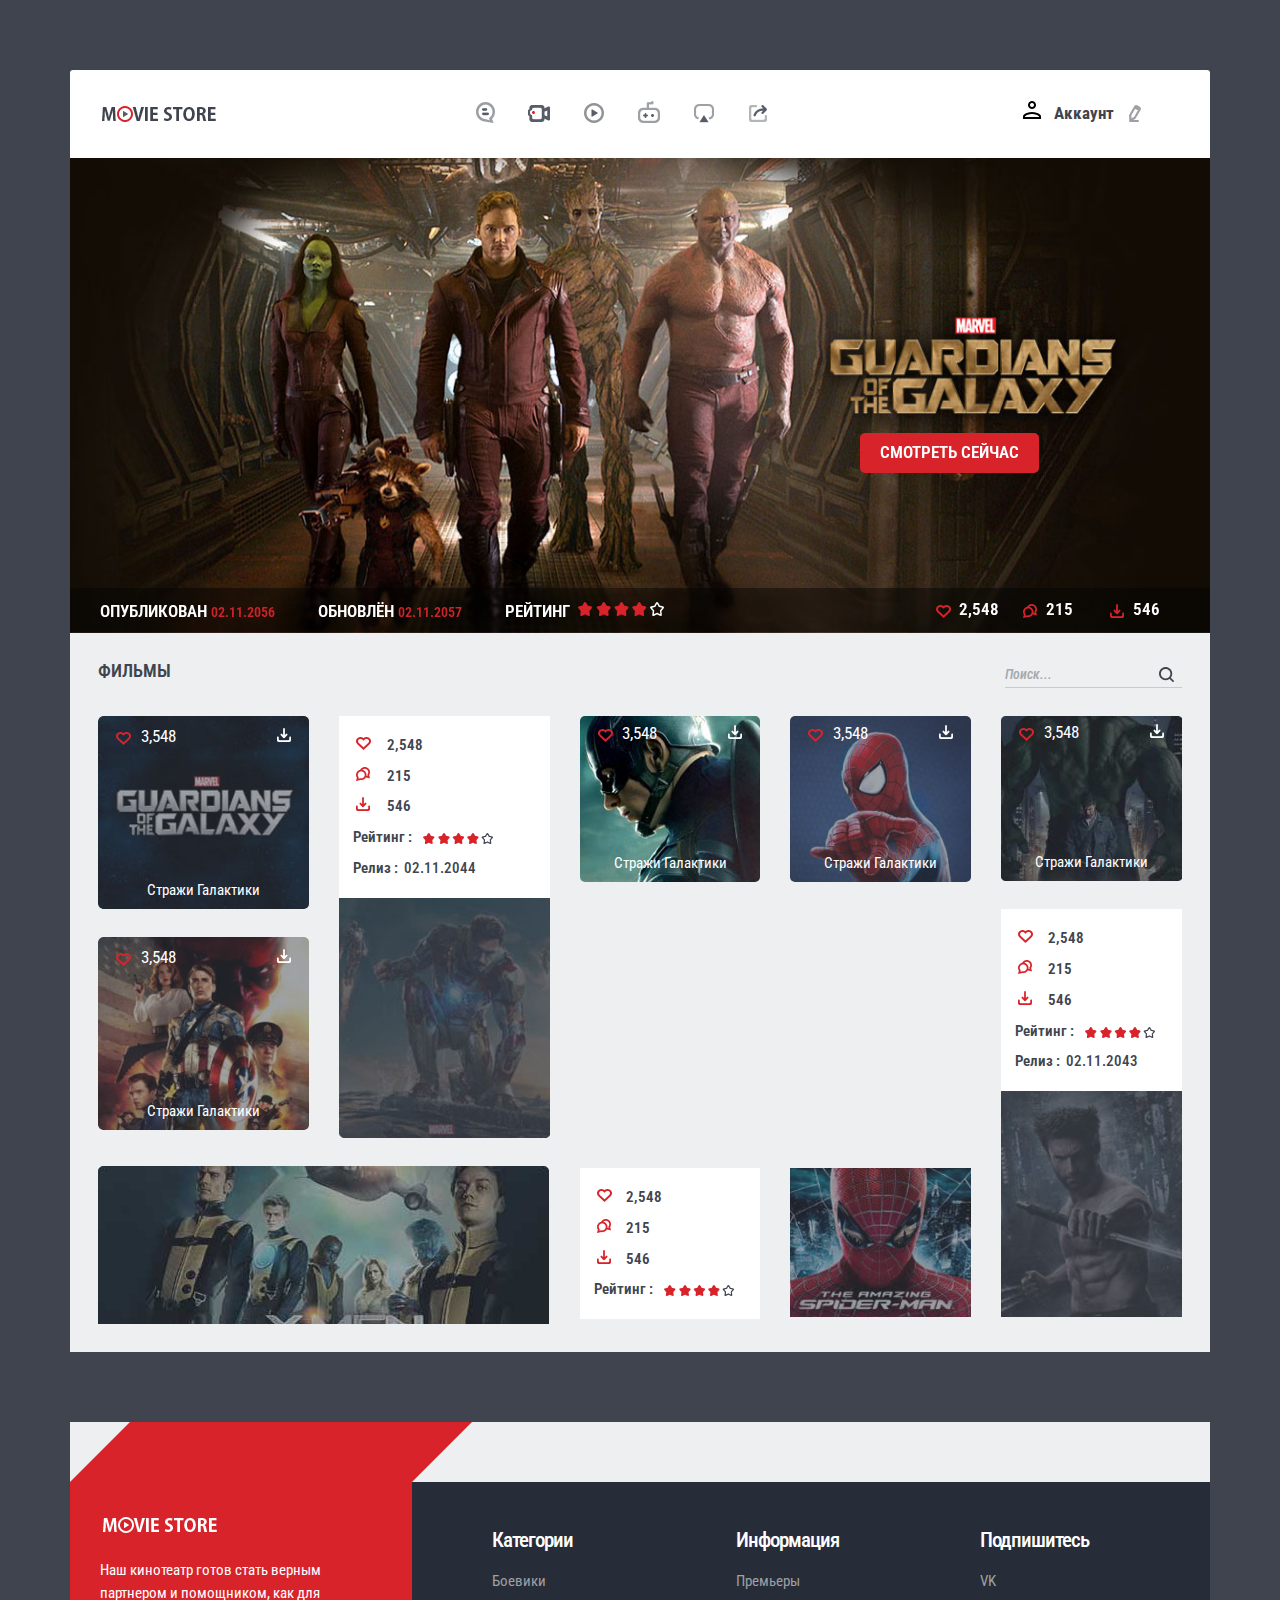
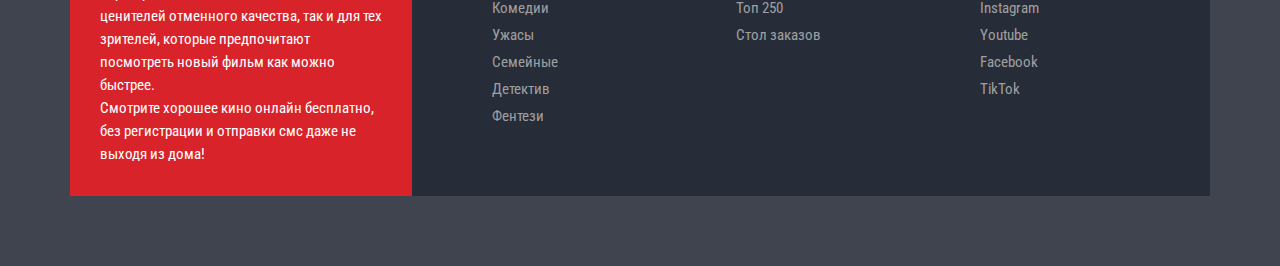
<file: index.html>
<!DOCTYPE HTML>
<html>
<head>
<title>Movie_store</title>
<meta name="viewport" content="width=device-width, initial-scale=1">
<meta http-equiv="Content-Type" content="text/html; charset=utf-8" />
<meta name="keywords" content="Movie_store Responsive web template, Bootstrap Web Templates, Flat Web Templates, Andriod Compatible web template, 
Smartphone Compatible web template, free webdesigns for Nokia, Samsung, LG, SonyErricsson, Motorola web design" />
<link href="css/bootstrap.css" rel='stylesheet' type='text/css' />
<link href="css/style.css" rel="stylesheet" type="text/css" media="all" />
<link href='http://fonts.googleapis.com/css?family=Roboto+Condensed:100,200,300,400,500,600,700,800,900' rel='stylesheet' type='text/css'>
	
</head>
<body>
<div class="container">
	<div class="container_wrap">
		<div class="header_top">
		    <div class="col-sm-3 logo"><a href="index.html"><img src="images/logo.png" alt=""/></a></div>
		    <div class="col-sm-6 nav">
			  <ul>
				 <li> <span class="simptip-position-bottom simptip-movable" data-tooltip="ФИЛЬМЫ"><a href="movie.html"> </a></span></li>
				 <li><span class="simptip-position-bottom simptip-movable" data-tooltip="СЕРИАЛЫ"><a href="movie.html"> </a> </span></li>
				 <li><span class="simptip-position-bottom simptip-movable" data-tooltip="ВИДЕО"><a href="movie.html"> </a></span></li>
				 <li><span class="simptip-position-bottom simptip-movable" data-tooltip="ИГРЫ"><a href="movie.html"> </a></span></li>
				 <li><span class="simptip-position-bottom simptip-movable" data-tooltip="ТВ"><a href="movie.html"> </a></span></li>
				 <li><span class="simptip-position-bottom simptip-movable" data-tooltip="ДАЛЕЕ"><a href="movie.html"> </a></span></li>
			 </ul>
			</div>
			<div class="col-sm-3 header_right">
			   <ul class="header_right_box">
				 <li><img src="images/p1.png" alt=""/></li>
				 <li><p><a href="#">Аккаунт</a></p></li>
				 <li class="last"><i class="edit"> </i></li>
				 <div class="clearfix"> </div>
			   </ul>
			</div>
			<div class="clearfix"> </div>
	      </div>
	      <div class="slider">
	   <div class="callbacks_container">
	      <ul class="rslides" id="slider">
	        <li><img src="images/banner.jpg" class="img-responsive" alt=""/>
	        	<div class="button">
			      <a href="#" class="hvr-shutter-out-horizontal">Смотреть сейчас</a>
			    </div>
			</li>
	      </ul>
	    </div>
	    <div class="banner_desc">
			    	<div class="col-md-9">
			    		<ul class="list_1">
			    			<li>Опубликован <span class="m_1">02.11.2056</span></li>
			    			<li>Обновлён <span class="m_1">02.11.2057</span></li>
			    			<li>Рейтинг <span class="m_1"><img src="images/rating.png" alt=""/></span></li>
			    		</ul>
			    	</div>
			    	<div class="col-md-3 grid_1">
			    		<ul class="list_1 list_2">
			    			<li><i class="icon1"> </i><p>2,548</p></li>
			    			<li><i class="icon2"> </i><p>215</p></li>
			    			<li><i class="icon3"> </i><p>546</p></li>
			    		</ul>
			    	</div>
			    </div>
      </div>
      <div class="content">
      	<div class="box_1">
      	 <h1 class="m_2">Фильмы</h1>
      	 <div class="search">
		    <form>
				<input type="text" value="Поиск..." onfocus="this.value='';" onblur="if (this.value == '') {this.value ='';}">
				<input type="submit" value="">
			
		    </form>
		</div>
		<div class="clearfix"> </div>
		</div>
		<div class="box_2">
			<div class="col-md-5 grid_3">
			  <div class="row_1">
			  <div class="col-md-6 grid_4"><a href="single.html">
				  <div class="grid_2">
					<img src="images/pic1.jpg" class="img-responsive" alt=""/>
					<div class="caption1">
						<ul class="list_3">
				    		<li><i class="icon5"> </i><p>3,548</p></li>
				    	</ul>
				    	<i class="icon4"> </i>
				    	<p class="m_3">Стражи Галактики</p>
					</div>
				   </div>
				   <div class="grid_2 col_1">
					<img src="images/pic2.jpg" class="img-responsive" alt=""/>
					<div class="caption1">
						<ul class="list_3">
				    		<li><i class="icon5"> </i><p>3,548</p></li>
				    	</ul>
				    	<i class="icon4"> </i>
				    	<p class="m_3">Стражи Галактики</p>
					</div>
				   </div>
			   </a></div>
			   <div class="col-md-6 grid_7">
				   <div class="col_2">
				   	    <ul class="list_4">
			    			<li><i class="icon1"> </i><p>2,548</p></li>
			    			<li><i class="icon2"> </i><p>215</p></li>
			    			<li><i class="icon3"> </i><p>546</p></li>
			    			<li>Рейтинг : &nbsp;&nbsp;<p><img src="images/rating1.png" alt=""/></p></li>
			    			<li>Релиз : &nbsp;<span class="m_4">02.11.2044</span> </li>
			    			<div class="clearfix"> </div>
			    		</ul>
			    		<div class="m_5"><a href="single.html"><img src="images/pic3.jpg" class="img-responsive" alt=""/></a></div>
				   </div>
			 </div>
			   <div class="clearfix"> </div>
			   </div>
			   <div class="row_2">
			   	<a href="single.html"><img src="images/pic4.jpg" class="img-responsive" alt=""/></a>
			   </div>
			</div>
			<div class="col-md-5 content_right">
			 <div class="row_3">
			  <div class="col-md-6 content_right-box"><a href="single.html">
				<div class="grid_2">
				<img src="images/pic6.jpg" class="img-responsive" alt=""/>
				<div class="caption1">
						<ul class="list_5">
				    		<li><i class="icon5"> </i><p>3,548</p></li>
				    	</ul>
				    	<i class="icon4 icon6"> </i>
				    	<p class="m_3">Стражи Галактики</p>
				</div>
			    </div>
			   </a></div>
			   <div class="col-md-6 grid_5"><a href="single.html">
				<div class="grid_2">
				<img src="images/pic7.jpg" class="img-responsive" alt=""/>
				<div class="caption1">
						<ul class="list_5">
				    		<li><i class="icon5"> </i><p>3,548</p></li>
				    	</ul>
				    	<i class="icon4 icon6"> </i>
				    	<p class="m_3">Стражи Галактики</p>
				</div>
			    </div>
			   </a></div>
			   <div class="clearfix"> </div>
			   </div>
			   <div class="video">
			      <iframe width="100%" height="" src="https://www.youtube.com/embed/sQ7LLSsF3jk" frameborder="0" allowfullscreen></iframe>
			  </div>
			  <div class="row_5">
			  	<div class="col-md-6">
					<div class="col_2">
				   	    <ul class="list_4">
			    			<li><i class="icon1"> </i><p>2,548</p></li>
			    			<li><i class="icon2"> </i><p>215</p></li>
			    			<li><i class="icon3"> </i><p>546</p></li>
			    			<li>Рейтинг : &nbsp;&nbsp;<p><img src="images/rating1.png" alt=""></p></li>
			    			<div class="clearfix"> </div>
			    		</ul>
			    		
				   </div>
			   </div>
			   <div class="col-md-6 m_6"><a href="single.html">
				  <img src="images/pic8.jpg" class="img-responsive" alt=""/>
			   </a></div>
			  </div>
			</div>
			<div class="col-md-2 grid_6">
				<div class="m_7"><a href="single.html"><img src="images/pic9.jpg" class="img-responsive" alt=""/></a></div>
				<div class="caption1">
						<ul class="list_5">
				    		<li><i class="icon5"> </i><p>3,548</p></li>
				    	</ul>
				    	<i class="icon4 icon6"> </i>
				    	<p class="m_3">Стражи Галактики</p>
				</div>
				<div class="col_2 col_3">
				   	    <ul class="list_4">
			    			<li><i class="icon1"> </i><p>2,548</p></li>
			    			<li><i class="icon2"> </i><p>215</p></li>
			    			<li><i class="icon3"> </i><p>546</p></li>
			    			<li>Рейтинг : &nbsp;&nbsp;<p><img src="images/rating1.png" alt=""></p></li>
			    			<li>Релиз : &nbsp;<span class="m_4">02.11.2043</span> </li>
			    			<div class="clearfix"> </div>
			    		</ul>
			    		<div class="m_8"><a href="single.html"><img src="images/pic10.jpg" class="img-responsive" alt=""/></a></div>
			    </div>
			</div>
			<div class="clearfix"> </div>
		</div>
      </div>
   </div>
 </div>
 
<div class="container"> 
 <footer id="footer">
 	<div id="footer-3d">
		<div class="gp-container">
			<span class="first-widget-bend"></span>
		</div>		
	</div>
    <div id="footer-widgets" class="gp-footer-larger-first-col">
		<div class="gp-container">
            <div class="footer-widget footer-1">
            	<div class="wpb_wrapper">
					<img src="images/f_logo.png" alt=""/>
				</div> 
	          <br>
	          <p>Наш кинотеатр готов стать верным партнером и помощником, как для ценителей отменного качества, так и для тех зрителей, которые предпочитают посмотреть новый фильм как можно быстрее.</p>
			  <p class="text">Смотрите хорошее кино онлайн бесплатно, без регистрации и отправки смс даже не выходя из дома!</p>
			 </div>
			 <div class="footer_box">
			  <div class="col_1_of_3 span_1_of_3">
					<h3>Категории</h3>
					<ul class="first">
						<li><a href="#">Боевики</a></li>
						<li><a href="#">Комедии</a></li>
						<li><a href="#">Ужасы</a></li>
						<li><a href="#">Семейные</a></li>
						<li><a href="#">Детектив</a></li>
						<li><a href="#">Фентези</a></li>
					</ul>
		     </div>
		     <div class="col_1_of_3 span_1_of_3">
					<h3>Информация</h3>
					<ul class="first">
						<li><a href="#">Премьеры</a></li>
						<li><a href="#">Топ 250</a></li>
						<li><a href="#">Стол заказов</a></li>
					</ul>
		     </div>
		     <div class="col_1_of_3 span_1_of_3">
					<h3>Подпишитесь</h3>
					<ul class="first">
						<li><a href="#">VK</a></li>
						<li><a href="#">Instagram</a></li>
						<li><a href="#">Youtube</a></li>
						<li><a href="#">Facebook</a></li>
						<li><a href="#">TikTok</a></li>
					</ul>
		     </div>
		    <div class="clearfix"> </div>
	        </div>
	        <div class="clearfix"> </div>
		</div>
	</div>
  </footer>
</div>		
</body>
</html>
</file>
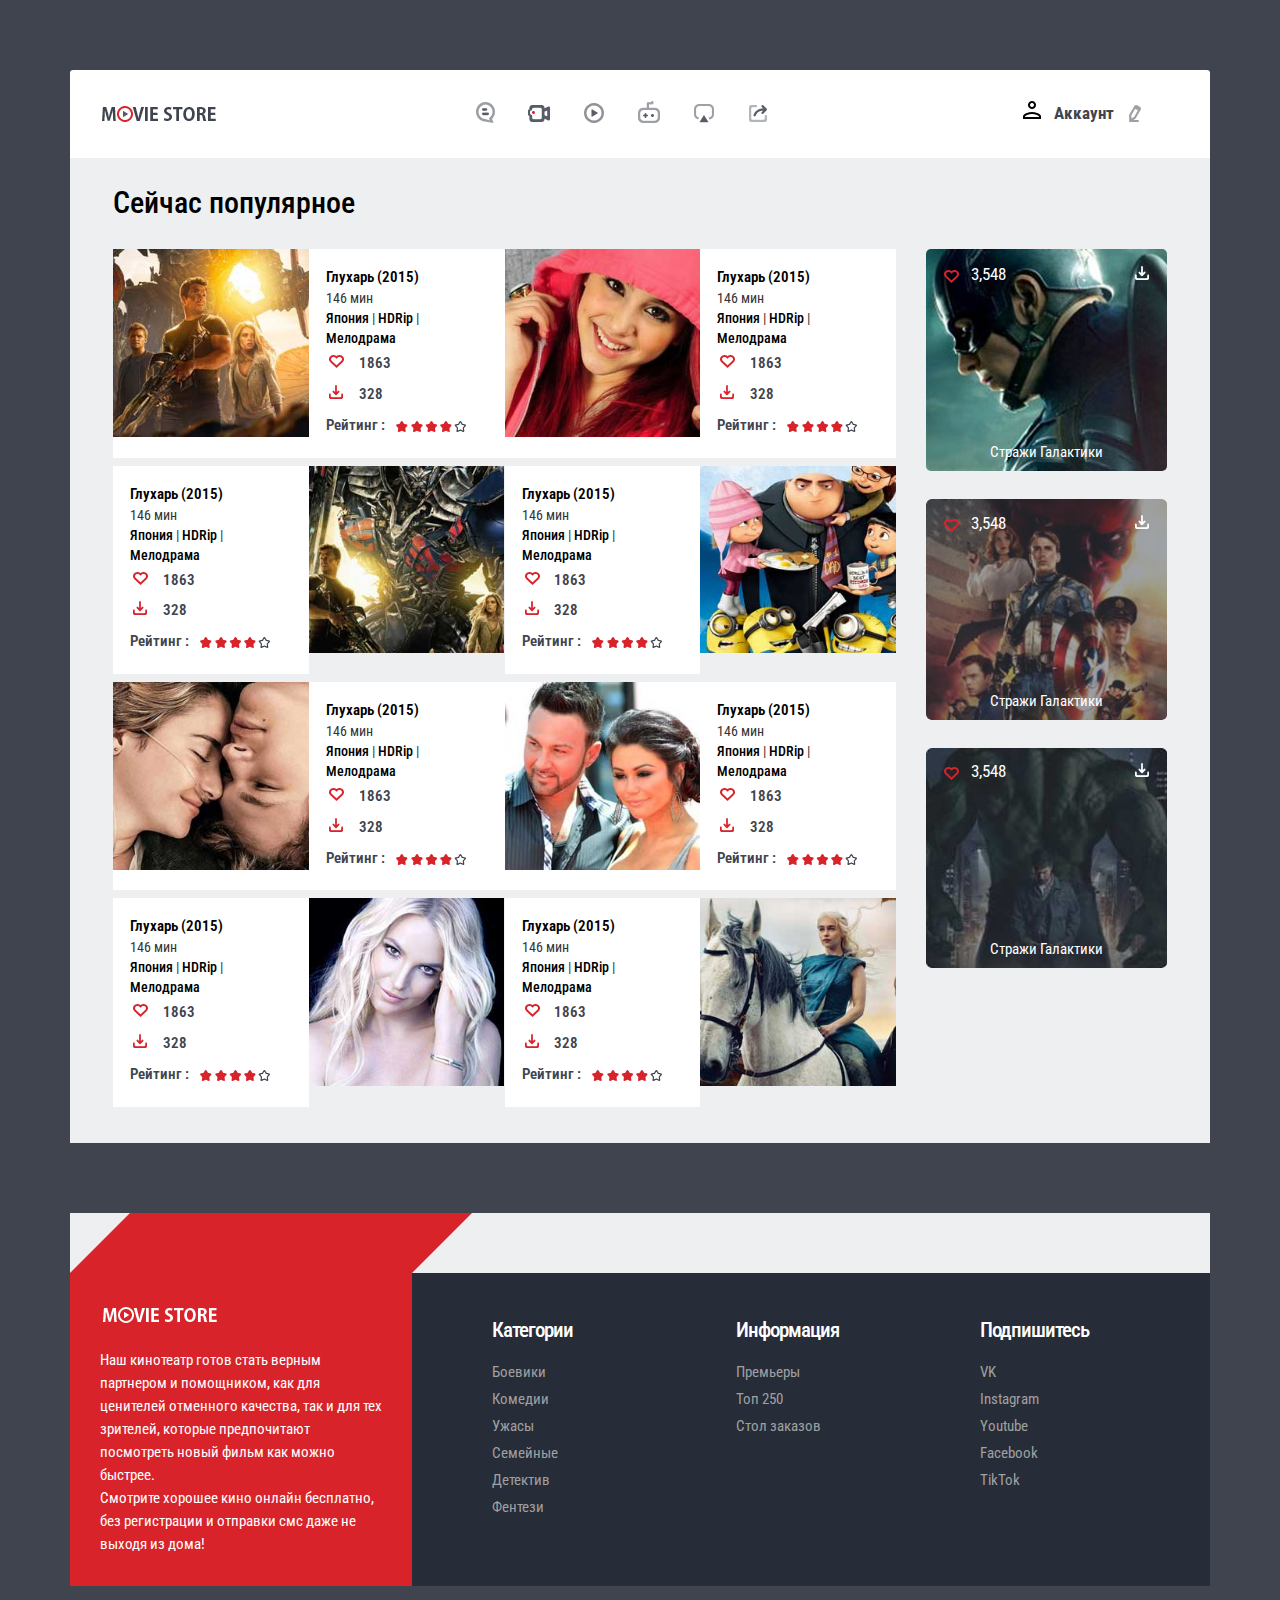
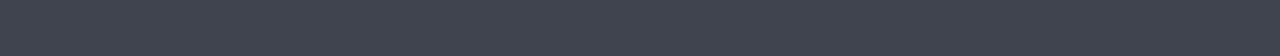
<file: movie.html>
<!DOCTYPE HTML>
<html>
<head>
<title>Movie_store</title>
<meta name="viewport" content="width=device-width, initial-scale=1">
<meta http-equiv="Content-Type" content="text/html; charset=utf-8" />
<meta name="keywords" content="Movie_store Responsive web template, Bootstrap Web Templates, Flat Web Templates, Andriod Compatible web template, 
Smartphone Compatible web template, free webdesigns for Nokia, Samsung, LG, SonyErricsson, Motorola web design" />
<link href="css/bootstrap.css" rel='stylesheet' type='text/css' />
<link href="css/style.css" rel="stylesheet" type="text/css" media="all" />
<link href='http://fonts.googleapis.com/css?family=Roboto+Condensed:100,200,300,400,500,600,700,1460,900' rel='stylesheet' type='text/css'>
</head>
<body>
<div class="container">
	<div class="container_wrap">
		<div class="header_top">
		    <div class="col-sm-3 logo"><a href="index.html"><img src="images/logo.png" alt=""/></a></div>
		    <div class="col-sm-6 nav">
			  <ul>
				 <li> <span class="simptip-position-bottom simptip-movable" data-tooltip="ФИЛЬМЫ"><a href="movie.html"> </a></span></li>
				 <li><span class="simptip-position-bottom simptip-movable" data-tooltip="СЕРИАЛЫ"><a href="movie.html"> </a> </span></li>
				 <li><span class="simptip-position-bottom simptip-movable" data-tooltip="ВИДЕО"><a href="movie.html"> </a></span></li>
				 <li><span class="simptip-position-bottom simptip-movable" data-tooltip="ИГРЫ"><a href="movie.html"> </a></span></li>
				 <li><span class="simptip-position-bottom simptip-movable" data-tooltip="ТВ"><a href="movie.html"> </a></span></li>
				 <li><span class="simptip-position-bottom simptip-movable" data-tooltip="ДАЛЕЕ"><a href="movie.html"> </a></span></li>
			 </ul>
			</div>
			<div class="col-sm-3 header_right">
			   <ul class="header_right_box">
				 <li><img src="images/p1.png" alt=""/></li>
				 <li><p><a href="#">Аккаунт</a></p></li>
				 <li class="last"><i class="edit"> </i></li>
				 <div class="clearfix"> </div>
			   </ul>
			</div>
			<div class="clearfix"> </div>
	      </div>
	      <div class="content">
	   	   <h2 class="m_3">Сейчас популярное</h1>
      	       <div class="movie_top">
      	         <div class="col-md-9 movie_box">
                            <div class="movie movie-test movie-test-dark movie-test-left">
                                <div class="movie__images">
                                    <a href="single.html" class="movie-beta__link">
                                        <img alt="" src="images/1.jpg" class="img-responsive" alt=""/>
                                    </a>
                                </div>
								<div class="movie__info">
                                    <a href="single.html" class="movie__title">Глухарь (2015)  </a>
                                    <p class="movie__time">146 мин</p>
									<p class="movie__option"><a href="single.html">Япония</a> | <a href="single.html">HDRip</a> | <a href="single.html">Мелодрама</a></p>
                                    <ul class="list_6">
						    			<li><i class="icon1"> </i><p>1863</p></li>
						    			<li><i class="icon3"> </i><p>328</p></li>
						    			<li>Рейтинг : &nbsp;&nbsp;<p><img src="images/rating1.png" alt=""></p></li>
						    			<div class="clearfix"> </div>
						    		</ul>
                                 </div>
                                <div class="clearfix"> </div>
                            </div>
                            <div class="movie movie-test movie-test-dark movie-test-left">
                                <div class="movie__images">
                                    <a href="single.html" class="movie-beta__link">
                                        <img alt="" src="images/2.jpg" class="img-responsive" alt=""/>
                                    </a>
                                </div>
                                <div class="movie__info">
                                    <a href="single.html" class="movie__title">Глухарь (2015)  </a>
                                    <p class="movie__time">146 мин</p>
									<p class="movie__option"><a href="single.html">Япония</a> | <a href="single.html">HDRip</a> | <a href="single.html">Мелодрама</a></p>
                                    <ul class="list_6">
						    			<li><i class="icon1"> </i><p>1863</p></li>
						    			<li><i class="icon3"> </i><p>328</p></li>
						    			<li>Рейтинг : &nbsp;&nbsp;<p><img src="images/rating1.png" alt=""></p></li>
						    			<div class="clearfix"> </div>
			    					</ul>
                                 </div>
                                <div class="clearfix"> </div>
                            </div>
                            <div class="movie movie-test movie-test-light movie-test-right">
                               <div class="movie__images">
                                    <a href="single.html" class="movie-beta__link">
                                        <img alt="" src="images/3.jpg" class="img-responsive" alt=""/>
                                    </a>
                                </div>
                                <div class="movie__info">
                                    <a href="single.html" class="movie__title">Глухарь (2015)  </a>
                                    <p class="movie__time">146 мин</p>
									<p class="movie__option"><a href="single.html">Япония</a> | <a href="single.html">HDRip</a> | <a href="single.html">Мелодрама</a></p>
                                    <ul class="list_6">
						    			<li><i class="icon1"> </i><p>1863</p></li>
						    			<li><i class="icon3"> </i><p>328</p></li>
						    			<li>Рейтинг : &nbsp;&nbsp;<p><img src="images/rating1.png" alt=""></p></li>
						    			<div class="clearfix"> </div>
			    					</ul>
                                 </div>
                                 <div class="clearfix"> </div>
                            </div>
                            <div class="movie movie-test movie-test-light movie-test-right">
                               <div class="movie__images">
                                    <a href="single.html" class="movie-beta__link">
                                        <img alt="" src="images/4.jpg" class="img-responsive" alt=""/>
                                    </a>
                                </div>
                                <div class="movie__info">
                                    <a href="single.html" class="movie__title">Глухарь (2015)  </a>
                                    <p class="movie__time">146 мин</p>
									<p class="movie__option"><a href="single.html">Япония</a> | <a href="single.html">HDRip</a> | <a href="single.html">Мелодрама</a></p>
                                    <ul class="list_6">
						    			<li><i class="icon1"> </i><p>1863</p></li>
						    			<li><i class="icon3"> </i><p>328</p></li>
						    			<li>Рейтинг : &nbsp;&nbsp;<p><img src="images/rating1.png" alt=""></p></li>
						    			<div class="clearfix"> </div>
			    					</ul>
                                 </div>
                                 <div class="clearfix"> </div>
                            </div>
                            <div class="movie movie-test movie-test-dark movie-test-left">
                                <div class="movie__images">
                                    <a href="single.html" class="movie-beta__link">
                                        <img alt="" src="images/5.jpg" class="img-responsive" alt=""/>
                                    </a>
                                </div>
								<div class="movie__info">
                                    <a href="single.html" class="movie__title">Глухарь (2015)  </a>
                                    <p class="movie__time">146 мин</p>
									<p class="movie__option"><a href="single.html">Япония</a> | <a href="single.html">HDRip</a> | <a href="single.html">Мелодрама</a></p>
                                    <ul class="list_6">
						    			<li><i class="icon1"> </i><p>1863</p></li>
						    			<li><i class="icon3"> </i><p>328</p></li>
						    			<li>Рейтинг : &nbsp;&nbsp;<p><img src="images/rating1.png" alt=""></p></li>
						    			<div class="clearfix"> </div>
						    		</ul>
                                 </div>
                                <div class="clearfix"> </div>
                            </div>
                            <div class="movie movie-test movie-test-dark movie-test-left">
                                <div class="movie__images">
                                    <a href="single.html" class="movie-beta__link">
                                        <img alt="" src="images/6.jpg" class="img-responsive" alt=""/>
                                    </a>
                                </div>
								<div class="movie__info">
                                    <a href="single.html" class="movie__title">Глухарь (2015)  </a>
                                    <p class="movie__time">146 мин</p>
									<p class="movie__option"><a href="single.html">Япония</a> | <a href="single.html">HDRip</a> | <a href="single.html">Мелодрама</a></p>
                                    <ul class="list_6">
						    			<li><i class="icon1"> </i><p>1863</p></li>
						    			<li><i class="icon3"> </i><p>328</p></li>
						    			<li>Рейтинг : &nbsp;&nbsp;<p><img src="images/rating1.png" alt=""></p></li>
						    			<div class="clearfix"> </div>
						    		</ul>
                                 </div>
                                <div class="clearfix"> </div>
                            </div>
                            <div class="movie movie-test movie-test-light movie-test-right">
                               <div class="movie__images">
                                    <a href="single.html" class="movie-beta__link">
                                        <img alt="" src="images/7.jpg" class="img-responsive" alt=""/>
                                    </a>
                                </div>
                                <div class="movie__info">
                                    <a href="#" class="movie__title">Глухарь (2015)  </a>
                                    <p class="movie__time">146 мин</p>
									<p class="movie__option"><a href="single.html">Япония</a> | <a href="single.html">HDRip</a> | <a href="single.html">Мелодрама</a></p>
                                    <ul class="list_6">
						    			<li><i class="icon1"> </i><p>1863</p></li>
						    			<li><i class="icon3"> </i><p>328</p></li>
						    			<li>Рейтинг : &nbsp;&nbsp;<p><img src="images/rating1.png" alt=""></p></li>
						    			<div class="clearfix"> </div>
			    					</ul>
                                 </div>
                                 <div class="clearfix"> </div>
                            </div>
                            <div class="movie movie-test movie-test-light movie-test-right">
                               <div class="movie__images">
                                    <a href="single.html" class="movie-beta__link">
                                        <img alt="" src="images/8.jpg" class="img-responsive" alt=""/>
                                    </a>
                                </div>
                                <div class="movie__info">
                                    <a href="single.html" class="movie__title">Глухарь (2015)  </a>
                                    <p class="movie__time">146 мин</p>
									<p class="movie__option"><a href="single.html">Япония</a> | <a href="single.html">HDRip</a> | <a href="single.html">Мелодрама</a></p>
                                    <ul class="list_6">
						    			<li><i class="icon1"> </i><p>1863</p></li>
						    			<li><i class="icon3"> </i><p>328</p></li>
						    			<li>Рейтинг : &nbsp;&nbsp;<p><img src="images/rating1.png" alt=""></p></li>
						    			<div class="clearfix"> </div>
			    					</ul>
                                 </div>
                                 <div class="clearfix"> </div>
                            </div>   
                              <div class="clearfix"> </div>                         
                      </div>
                      <div class="col-md-3">
                      	<div class="movie_img"><div class="grid_2">
							<img src="images/pic6.jpg" class="img-responsive" alt="">
							<div class="caption1">
									<ul class="list_5 list_7">
							    		<li><i class="icon5"> </i><p>3,548</p></li>
							    	</ul>
							    	<i class="icon4 icon6 icon7"> </i>
							    	<p class="m_3">Стражи Галактики</p>
							</div>
						    </div>
						   </div>
                      	  <div class="grid_2 col_1">
							<img src="images/pic2.jpg" class="img-responsive" alt="">
							<div class="caption1">
								<ul class="list_3 list_7">
						    		<li><i class="icon5"> </i><p>3,548</p></li>
						    	</ul>
						    	<i class="icon4 icon7"> </i>
						    	<p class="m_3">Стражи Галактики</p>
							</div>
						   </div>
						    <div class="grid_2 col_1">
							<img src="images/pic9.jpg" class="img-responsive" alt="">
							<div class="caption1">
								<ul class="list_3 list_7">
						    		<li><i class="icon5"> </i><p>3,548</p></li>
						    	</ul>
						    	<i class="icon4 icon7"> </i>
						    	<p class="m_3">Стражи Галактики</p>
							</div>
						   </div>
		               </div> 
                      <div class="clearfix"> </div>
                  </div>
		  </div>
</div>
</div>
<div class="container"> 
 <footer id="footer">
 	<div id="footer-3d">
		<div class="gp-container">
			<span class="first-widget-bend"></span>
		</div>		
	</div>
    <div id="footer-widgets" class="gp-footer-larger-first-col">
		<div class="gp-container">
            <div class="footer-widget footer-1">
            	<div class="wpb_wrapper">
					<img src="images/f_logo.png" alt=""/>
				</div> 
	          <br>
	          <p>Наш кинотеатр готов стать верным партнером и помощником, как для ценителей отменного качества, так и для тех зрителей, которые предпочитают посмотреть новый фильм как можно быстрее.</p>
			  <p class="text">Смотрите хорошее кино онлайн бесплатно, без регистрации и отправки смс даже не выходя из дома!</p>
			 </div>
			 <div class="footer_box">
			  <div class="col_1_of_3 span_1_of_3">
					<h3>Категории</h3>
					<ul class="first">
						<li><a href="#">Боевики</a></li>
						<li><a href="#">Комедии</a></li>
						<li><a href="#">Ужасы</a></li>
						<li><a href="#">Семейные</a></li>
						<li><a href="#">Детектив</a></li>
						<li><a href="#">Фентези</a></li>
					</ul>
		     </div>
		     <div class="col_1_of_3 span_1_of_3">
					<h3>Информация</h3>
					<ul class="first">
						<li><a href="#">Премьеры</a></li>
						<li><a href="#">Топ 250</a></li>
						<li><a href="#">Стол заказов</a></li>
					</ul>
		     </div>
		     <div class="col_1_of_3 span_1_of_3">
					<h3>Подпишитесь</h3>
					<ul class="first">
						<li><a href="#">VK</a></li>
						<li><a href="#">Instagram</a></li>
						<li><a href="#">Youtube</a></li>
						<li><a href="#">Facebook</a></li>
						<li><a href="#">TikTok</a></li>
					</ul>
		     </div>
		    <div class="clearfix"> </div>
	        </div>
	        <div class="clearfix"> </div>
		</div>
	</div>
  </footer>
</div>		
</body>
</html>
</file>
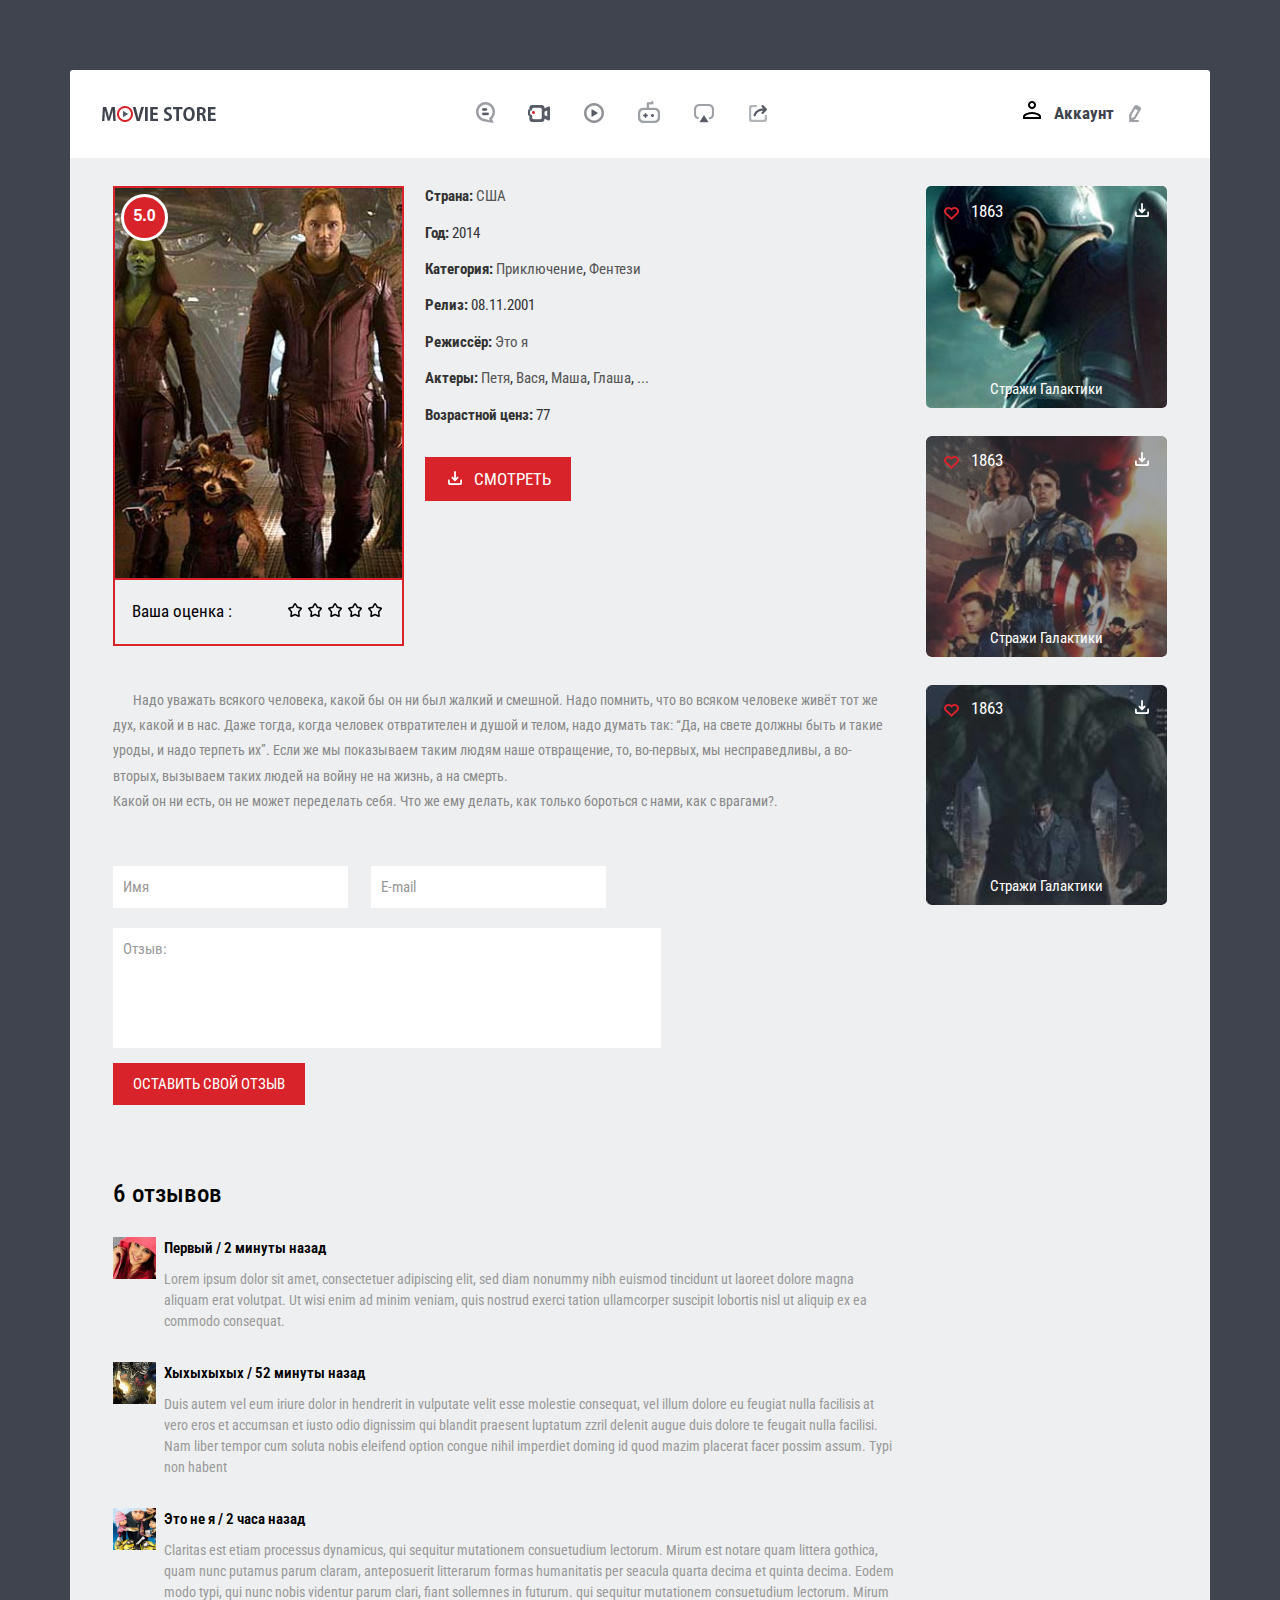
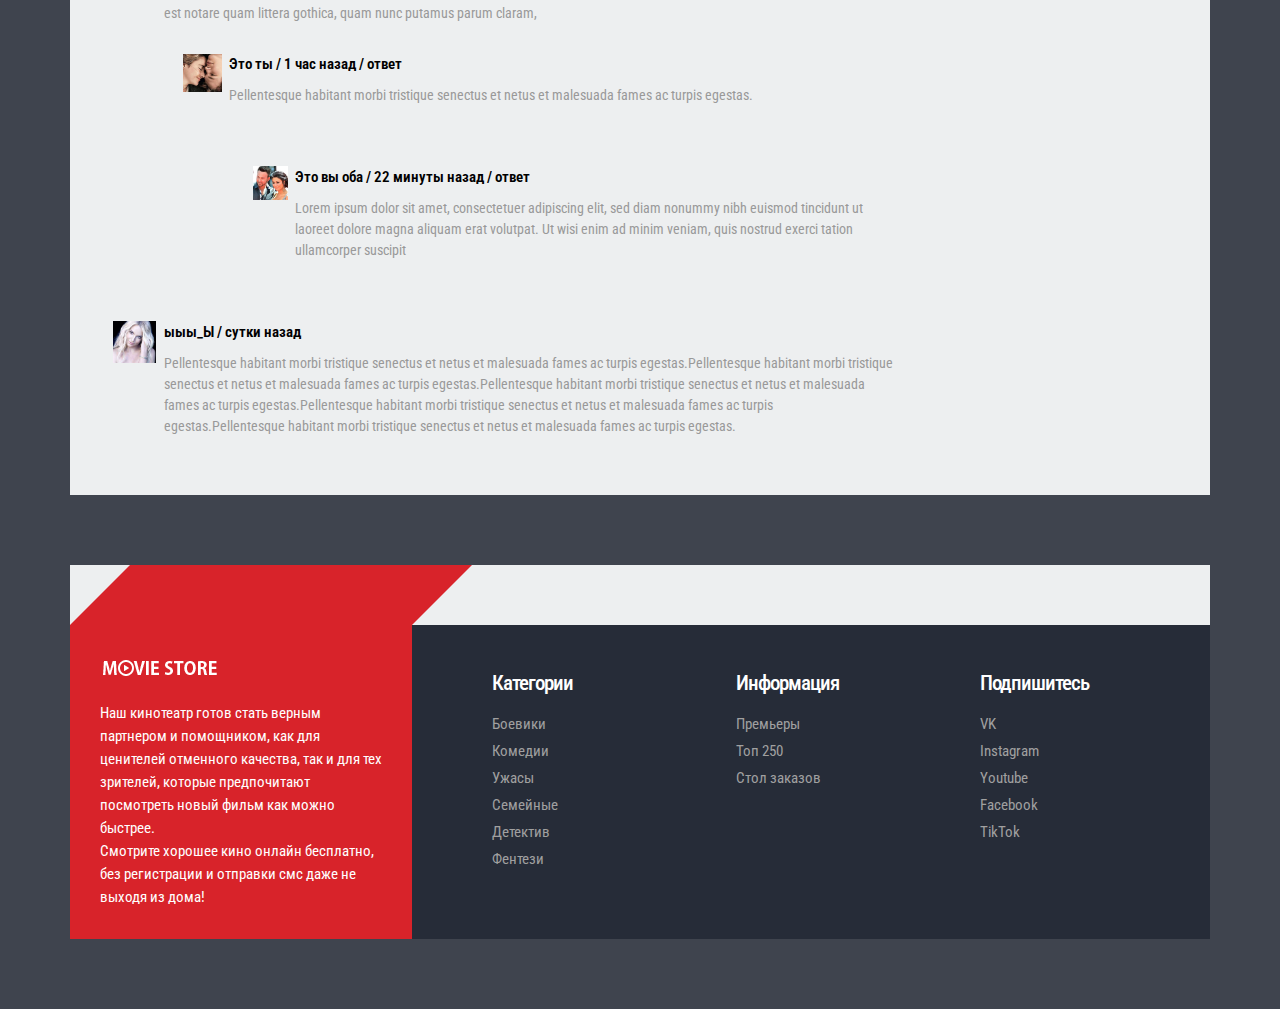
<file: single.html>
<!DOCTYPE HTML>
<html>
<head>
<title>Movie_store</title>
<meta name="viewport" content="width=device-width, initial-scale=1">
<meta http-equiv="Content-Type" content="text/html; charset=utf-8" />
<meta name="keywords" content="Movie_store Responsive web template, Bootstrap Web Templates, Flat Web Templates, Andriod Compatible web template, 
Smartphone Compatible web template, free webdesigns for Nokia, Samsung, LG, SonyErricsson, Motorola web design" />
<link href="css/bootstrap.css" rel='stylesheet' type='text/css' />
<link href="css/style.css" rel="stylesheet" type="text/css" media="all" />
<link href='http://fonts.googleapis.com/css?family=Roboto+Condensed:100,200,300,400,500,600,700,800,900' rel='stylesheet' type='text/css'>
</head>
<body>
<div class="container">
	<div class="container_wrap">
		<div class="header_top">
		    <div class="col-sm-3 logo"><a href="index.html"><img src="images/logo.png" alt=""/></a></div>
		    <div class="col-sm-6 nav">
			  <ul>
				<li> <span class="simptip-position-bottom simptip-movable" data-tooltip="ФИЛЬМЫ"><a href="movie.html"> </a></span></li>
				<li><span class="simptip-position-bottom simptip-movable" data-tooltip="СЕРИАЛЫ"><a href="movie.html"> </a> </span></li>
				<li><span class="simptip-position-bottom simptip-movable" data-tooltip="ВИДЕО"><a href="movie.html"> </a></span></li>
				<li><span class="simptip-position-bottom simptip-movable" data-tooltip="ИГРЫ"><a href="movie.html"> </a></span></li>
				<li><span class="simptip-position-bottom simptip-movable" data-tooltip="ТВ"><a href="movie.html"> </a></span></li>
				<li><span class="simptip-position-bottom simptip-movable" data-tooltip="ДАЛЕЕ"><a href="movie.html"> </a></span></li>
			</div>
			<div class="col-sm-3 header_right">
			   <ul class="header_right_box">
				 <li><img src="images/p1.png" alt=""/></li>
				 <li><p><a href="#">Аккаунт</a></p></li>
				 <li class="last"><i class="edit"> </i></li>
				 <div class="clearfix"> </div>
			   </ul>
			</div>
			<div class="clearfix"> </div>
	      </div>
	   <div class="content">
      	   <div class="movie_top">
      	         <div class="col-md-9 movie_box">
                        <div class="grid images_3_of_2">
                        	<div class="movie_image">
                                <span class="movie_rating">5.0</span>
                                <img src="images/single.jpg" class="img-responsive" alt=""/>
                            </div>
                            <div class="movie_rate">
                            	<div class="rating_desc"><p>Ваша оценка :</p></div>
                            	<form action="" class="sky-form">
							     <fieldset>					
								   <section>
								     <div class="rating">
										<input type="radio" name="stars-rating" id="stars-rating-5">
										<label for="stars-rating-5"><i class="icon-star"></i></label>
										<input type="radio" name="stars-rating" id="stars-rating-4">
										<label for="stars-rating-4"><i class="icon-star"></i></label>
										<input type="radio" name="stars-rating" id="stars-rating-3">
										<label for="stars-rating-3"><i class="icon-star"></i></label>
										<input type="radio" name="stars-rating" id="stars-rating-2">
										<label for="stars-rating-2"><i class="icon-star"></i></label>
										<input type="radio" name="stars-rating" id="stars-rating-1">
										<label for="stars-rating-1"><i class="icon-star"></i></label>
									 </div>
								  </section>
							    </fieldset>
						  	   </form>
						  	   <div class="clearfix"> </div>
                            </div>
                        </div>
                        <div class="desc1 span_3_of_2">
                        	<p class="movie_option"><strong>Страна: </strong><a href="#">США</a></p>
                        	<p class="movie_option"><strong>Год: </strong>2014</p>
                        	<p class="movie_option"><strong>Категория: </strong><a href="#">Приключение</a>, <a href="#">Фентези</a></p>
                        	<p class="movie_option"><strong>Релиз: </strong>08.11.2001</p>
                        	<p class="movie_option"><strong>Режиссёр: </strong><a href="#">Это я </a></p>
                        	<p class="movie_option"><strong>Актеры: </strong><a href="#">Петя</a>, <a href="#">Вася</a>, <a href="#"> Маша</a>, <a href="#"> Глаша</a>, <a href="#">...</a></p>
                            <p class="movie_option"><strong>Возрастной ценз: </strong>77</p> 
                            <div class="down_btn"><a class="btn1" href="#"><span> </span>Смотреть</a></div>
                         </div>
                        <div class="clearfix"> </div>
                        <p class="m_4">Надо уважать всякого человека, какой бы он ни был жалкий и смешной. Надо помнить, что во всяком человеке живёт тот же дух, какой и в нас. Даже тогда, когда человек отвратителен и душой и телом, надо думать так: “Да, на свете должны быть и такие уроды, и надо терпеть их”. Если же мы показываем таким людям наше отвращение, то, во-первых, мы несправедливы, а во-вторых, вызываем таких людей на войну не на жизнь, а на смерть.
							<br>Какой он ни есть, он не может переделать себя. Что же ему делать, как только бороться с нами, как с врагами?.</p>
		                <form method="post" action="single.html#">
							<div class="to">
		                     	<input type="text" class="text" value="Имя" onfocus="this.value = '';" onblur="if (this.value == '') {this.value = 'Name';}">
							 	<input type="text" class="text" value="E-mail" onfocus="this.value = '';" onblur="if (this.value == '') {this.value = 'Email';}" style="margin-left:3%">
							</div>
							<div class="text">
			                   <textarea value="Message:" onfocus="this.value = '';" onblur="if (this.value == '') {this.value = 'Message';}">Отзыв:</textarea>
			                </div>
			                <div class="form-submit1">
					           <input name="submit" type="submit" id="submit" value="Оставить свой отзыв"><br>
					        </div>
							<div class="clearfix"></div>
                 		</form>
		                <div class="single">
		                <h1>6 отзывов</h1>
		                <ul class="single_list">
					        <li>
					            <div class="preview"><a href="#"><img src="images/2.jpg" class="img-responsive" alt=""></a></div>
					            <div class="data">
					                <div class="title">Первый  /  2 минуты назад </div>
					                <p>Lorem ipsum dolor sit amet, consectetuer adipiscing elit, sed diam nonummy nibh euismod tincidunt ut laoreet dolore magna aliquam erat volutpat. Ut wisi enim ad minim veniam, quis nostrud exerci tation ullamcorper suscipit lobortis nisl ut aliquip ex ea commodo consequat.</p>
					            </div>
					            <div class="clearfix"></div>
					        </li>
					         <li>
					            <div class="preview"><a href="#"><img src="images/3.jpg" class="img-responsive" alt=""></a></div>
					            <div class="data">
					                <div class="title">Хыхыхыхых  /  52 минуты назад </div>
					                <p>Duis autem vel eum iriure dolor in hendrerit in vulputate velit esse molestie consequat, vel illum dolore eu feugiat nulla facilisis at vero eros et accumsan et iusto odio dignissim qui blandit praesent luptatum zzril delenit augue duis dolore te feugait nulla facilisi. Nam liber tempor cum soluta nobis eleifend option congue nihil imperdiet doming id quod mazim placerat facer possim assum. Typi non habent </p>
					            </div>
					            <div class="clearfix"></div>
					        </li>
					         <li>
					            <div class="preview"><a href="#"><img src="images/4.jpg" class="img-responsive" alt=""></a></div>
					            <div class="data">
					                <div class="title">Это не я  /  2 часа назад </div>
					                <p>Claritas est etiam processus dynamicus, qui sequitur mutationem consuetudium lectorum. Mirum est notare quam littera gothica, quam nunc putamus parum claram, anteposuerit litterarum formas humanitatis per seacula quarta decima et quinta decima. Eodem modo typi, qui nunc nobis videntur parum clari, fiant sollemnes in futurum. qui sequitur mutationem consuetudium lectorum. Mirum est notare quam littera gothica, quam nunc putamus parum claram,</p>
					            </div>
					           <div class="clearfix"></div>
					        </li>
					     	<li class="middle">
					            <div class="preview"><a href="#"><img src="images/5.jpg" class="img-responsive" alt=""></a></div>
					            <div class="data-middle">
					                <div class="title">Это ты  / 1 час назад  /  <a href="#">ответ</a></div>
					                <p>Pellentesque habitant morbi tristique senectus et netus et malesuada fames ac turpis egestas.</p>
					            </div>
					            <div class="clearfix"></div>
					        </li>
					        <li class="last-comment">
					            <div class="preview"><a href="#"><img src="images/6.jpg" class="img-responsive" alt=""></a></div>
					            <div class="data-last">
					                <div class="title">Это вы оба  /  22 минуты назад  /  <a href="#">ответ</a></div>
					                <p>Lorem ipsum dolor sit amet, consectetuer adipiscing elit, sed diam nonummy nibh euismod tincidunt ut laoreet dolore magna aliquam erat volutpat. Ut wisi enim ad minim veniam, quis nostrud exerci tation ullamcorper suscipit </p>
					            </div>
					            <div class="clearfix"></div>
					        </li>
					         <li>
					            <div class="preview"><a href="#"><img src="images/7.jpg" class="img-responsive" alt=""></a></div>
					            <div class="data">
					                <div class="title">ыыы_Ы  /  сутки назад</div>
					                <p>Pellentesque habitant morbi tristique senectus et netus et malesuada fames ac turpis egestas.Pellentesque habitant morbi tristique senectus et netus et malesuada fames ac turpis egestas.Pellentesque habitant morbi tristique senectus et netus et malesuada fames ac turpis egestas.Pellentesque habitant morbi tristique senectus et netus et malesuada fames ac turpis egestas.Pellentesque habitant morbi tristique senectus et netus et malesuada fames ac turpis egestas.</p>
					            </div>
					            <div class="clearfix"></div>
					        </li>
			  			</ul>
                      </div>
                      </div>
                      <div class="col-md-3">
                      	<div class="movie_img"><div class="grid_2">
							<img src="images/pic6.jpg" class="img-responsive" alt="">
							<div class="caption1">
									<ul class="list_5 list_7">
							    		<li><i class="icon5"> </i><p>1863</p></li>
							    	</ul>
							    	<i class="icon4 icon6 icon7"> </i>
							    	<p class="m_3">Стражи Галактики</p>
							</div>
						    </div>
						   </div>
                      	  <div class="grid_2 col_1">
							<img src="images/pic2.jpg" class="img-responsive" alt="">
							<div class="caption1">
								<ul class="list_3 list_7">
						    		<li><i class="icon5"> </i><p>1863</p></li>
						    	</ul>
						    	<i class="icon4 icon7"> </i>
						    	<p class="m_3">Стражи Галактики</p>
							</div>
						   </div>
						    <div class="grid_2 col_1">
							<img src="images/pic9.jpg" class="img-responsive" alt="">
							<div class="caption1">
								<ul class="list_3 list_7">
						    		<li><i class="icon5"> </i><p>1863</p></li>
						    	</ul>
						    	<i class="icon4 icon7"> </i>
						    	<p class="m_3">Стражи Галактики</p>
							</div>
						   </div>
		               </div> 
                      <div class="clearfix"> </div>
                  </div>
           </div>
    </div>
</div>

<div class="container"> 
 <footer id="footer">
 	<div id="footer-3d">
		<div class="gp-container">
			<span class="first-widget-bend"> </span>
		</div>		
	</div>
    <div id="footer-widgets" class="gp-footer-larger-first-col">
		<div class="gp-container">
            <div class="footer-widget footer-1">
            	<div class="wpb_wrapper">
					<img src="images/f_logo.png" alt=""/>
				</div> 
	          <br>
			  <p>Наш кинотеатр готов стать верным партнером и помощником, как для ценителей отменного качества, так и для тех зрителей, которые предпочитают посмотреть новый фильм как можно быстрее.</p>
			  <p class="text">Смотрите хорошее кино онлайн бесплатно, без регистрации и отправки смс даже не выходя из дома!</p>
			 </div>
			 <div class="footer_box">
			  <div class="col_1_of_3 span_1_of_3">
					<h3>Категории</h3>
					<ul class="first">
						<li><a href="#">Боевики</a></li>
						<li><a href="#">Комедии</a></li>
						<li><a href="#">Ужасы</a></li>
						<li><a href="#">Семейные</a></li>
						<li><a href="#">Детектив</a></li>
						<li><a href="#">Фентези</a></li>
					</ul>
		     </div>
		     <div class="col_1_of_3 span_1_of_3">
					<h3>Информация</h3>
					<ul class="first">
						<li><a href="#">Премьеры</a></li>
						<li><a href="#">Топ 250</a></li>
						<li><a href="#">Стол заказов</a></li>
					</ul>
		     </div>
		     <div class="col_1_of_3 span_1_of_3">
					<h3>Подпишитесь</h3>
					<ul class="first">
						<li><a href="#">VK</a></li>
						<li><a href="#">Instagram</a></li>
						<li><a href="#">Youtube</a></li>
						<li><a href="#">Facebook</a></li>
						<li><a href="#">TikTok</a></li>
					</ul>
		     </div>
		    <div class="clearfix"> </div>
	        </div>
	        <div class="clearfix"> </div>
		</div>
	</div>
  </footer>
</div>		
</body>
</html>
</file>
<file: css/style.css>
h4, h5, h6,
h1, h2, h3 {margin-top: 0;}
ul, ol {margin: 0;}
p {margin: 0;}
html, body{
	font-family: 'Roboto Condensed', sans-serif;
	background:#3f444e;
}
body a{
	transition:0.5s all;
	-webkit-transition:0.5s all;
	-moz-transition:0.5s all;
	-o-transition:0.5s all;
	-ms-transition:0.5s all;
}
.container_wrap{
	padding:5em 0;
}
.header_top{
	background: #fff;
padding:2em 1em 1.8em;
border-top-left-radius: 3px;
-webkit-border-top-left-radius: 3px;
-moz-border-top-left-radius: 3px;
-o-border-top-left-radius: 3px;
border-top-right-radius: 3px;
-webkit-border-top-right-radius: 3px;
-moz-border-top-right-radius: 3px;
-o-border-top-right-radius: 3px;
}
.logo{
	margin-top: 4px;
}
/*---social-icons-----*/
.nav {
	text-align:center;
	
}
.nav ul{
	padding:0;
	margin:0;
	list-style:none;
}
.nav li{
	
	margin: 0px 4% 0px 0;
	display:inline-block;
}
.nav li a {
	height:30px;
	width:30px;
	display: block;
}
.nav li a:hover {
	zoom: 1;
	filter: alpha(opacity=50);
	opacity: 0.8;
	-webkit-transition: opacity .15s ease-in-out;
	-moz-transition: opacity .15s ease-in-out;
	-ms-transition: opacity .15s ease-in-out;
	-o-transition: opacity .15s ease-in-out;
	transition: opacity .15s ease-in-out;
}
/*--------social simptip--------*/
[data-tooltip] {
	position: relative;
	display: inline-block;
}
[data-tooltip].simptip-position-bottom:before {
	border-bottom-color:#d8232a;
}
[data-tooltip].simptip-position-bottom:after {
	background-color:#d8232a;
	color:#fff;
	border-radius: 5px;
	-webkit-border-radius: 5px;
	-moz-border-radius: 5px;
	-o-border-radius: 5px;
}
[data-tooltip]:before {
	content: '';
	position: absolute;
	border-width: 6px;
	border-style: solid;
	border-color: rgba(0, 0, 0, 0);
}
[data-tooltip]:before, [data-tooltip]:after {
	position: absolute;
	visibility: hidden;
	opacity: 0;
	z-index: 999999;
}
[data-tooltip]:after {
	height:25px;
	padding:7px 12px 0;
	font-size: 13px;
	line-height: 11px;
	content: attr(data-tooltip);
	white-space: nowrap;
	text-transform:uppercase;
}
[data-tooltip]:hover, [data-tooltip]:focus {
	background-color: rgba(0, 0, 0, 0);
}
[data-tooltip]:hover:before, [data-tooltip]:hover:after, [data-tooltip]:focus:before, [data-tooltip]:focus:after {
	visibility: visible;
	opacity: 1;
}
.simptip-position-bottom.simptip-movable:before {
	margin-top: -15px;
}
.simptip-position-bottom.simptip-movable:after {
	margin-top: -3px;
}
.simptip-position-bottom:before, .simptip-position-bottom:after, .simptip-position-top:before, .simptip-position-top:after {
	left: 32%;
}
.simptip-position-bottom:before, .simptip-position-bottom:after {
	top: 140%;
}
.simptip-position-bottom:after, .simptip-position-top:after {
	margin-left: -18px;
}
.simptip-position-right.simptip-movable:before, .simptip-position-right.simptip-movable:after, .simptip-position-left.simptip-movable:before, .simptip-position-left.simptip-movable:after, .simptip-position-top.simptip-movable:before, .simptip-position-top.simptip-movable:after, .simptip-position-bottom.simptip-movable:before, .simptip-position-bottom.simptip-movable:after {
	-webkit-transition: all .1s linear;
	-moz-transition: all .1s linear;
	-o-transition: all .1s linear;
	-ms-transition: all .1s linear;
	transition: all .1s linear;
}
.simptip-position-bottom.simptip-movable:hover:before, .simptip-position-bottom.simptip-movable:hover:after {
	-webkit-transform: translateY(10px);
	-moz-transform: translateY(10px);
	-ms-transform: translateY(10px);
	-o-transform: translateY(10px);
	transform: translateY(10px);
}
/*------------end social simptip----------------*/
.nav li:nth-child(1) a{
	background: url(../images/img_sprite.png) -7px -9px;
}
.nav li:nth-child(2) a{
	background: url(../images/img_sprite.png) -49px -8px;
}
.nav li:nth-child(3) a{
	background: url(../images/img_sprite.png) -90px -9px;
}
.nav li:nth-child(4) a{
	background: url(../images/img_sprite.png) -130px -8px;
}
.nav li:nth-child(5) a{
	background: url(../images/img_sprite.png) -175px -9px;
}
.nav li:nth-child(6) a{
	background: url(../images/img_sprite.png) -216px -9px;
}
ul.header_right_box{
	padding:0;
	margin: 0 0 0 33%;
	list-style:none;
	
}
ul.header_right_box li{
	float: left;
	margin: 0 3%;
}
ul.header_right_box li p{
	font-size:1.2em;
font-weight: 700;

margin-top: 4px;
}
ul.header_right_box li p a{
	color:#3f444e;
}
ul.header_right_box li p a:hover{
	text-decoration:none;
	color:#d8232a;
}
i.edit{
	width: 20px;
	height: 25px;
	background: url(../images/img_sprite.png) -258px -9px;
	display: inline-block;
}
ul.header_right_box li.last{
	margin-right:0;
}
/*--slider--*/
/*--- slider-css --*/
.slider {
	position: relative;
}
.rslides {
  position: relative;
  list-style: none;
  overflow: hidden;
  width: 100%;
  padding: 0;
  margin: 0;
}
.rslides li {
  -webkit-backface-visibility: hidden;
  position: absolute;
  display: none;
  width: 100%;
  left: 0;
  top: 0;
}
.rslides li:first-child {
  position: relative;
  display: block;
  float: left;
}
.rslides img {
  display: block;
  height: auto;
  float: left;
  width: 100%;
  border: 0;
}
.caption{
	width: 56%;
	position: absolute;
	top: 35%;
	left: 20%;
	text-align:center;
}
.caption h3{
	color: #FFF;
	font-weight: 700;
	font-size: 1.8em;
	text-transform: uppercase;
}
.caption p{
	color: #FFF;
	line-height: 1.5em;
	font-size: 0.875em;
	text-align: center;
	margin:1em 0 1.5em 0;
}
a.morebtn{
	background:#3D3D3D;
	padding:0.8em 0;
	display:block;
	font-size:0.875em;
	text-transform:uppercase;
	color:#FFF;
	width:20%;
	margin:0 auto;
	transition:0.5s all ease;
	-webkit-transition:0.5s all ease;
	-moz-transition:0.5s all ease;
	-o-transition:0.5s all ease;
	-ms-transition:0.5s all ease;
}
a.morebtn:hover{
	background:#585686;
}
.callbacks_tabs a:after {
	content: "\f111";
	font-size: 0;
	font-family: FontAwesome;
	visibility: visible;
	display: block;
	height: 12px;
	width: 12px;
	display: inline-block;
	background:#fff;
	border-radius:50px;
}
.callbacks_here a:after{
	border: 2px solid #fd926d;
}
.callbacks_tabs a{
	visibility:hidden;
}
.callbacks_tabs li{
	
}
ul.callbacks_tabs.callbacks1_tabs {
	position: absolute;
	bottom:50%;
	z-index: 999;
	left:0px;
	list-style: none;
}
.callbacks_nav {
  position: absolute;
  -webkit-tap-highlight-color: rgba(0,0,0,0);
  top: 50%;
  left: 0;
  opacity: 0.7;
  z-index: 3;
  text-indent: -9999px;
  overflow: hidden;
  text-decoration: none;
  height:117px;
  width:30px;
  background: transparent url("../images/arrows.png") no-repeat left top;
  margin-top: -45px;
  }
.callbacks_nav.next {
  left: auto;
  background-position: right top;
  right: 0;
 }
/*-- responsive-mediaquries --*/
@media(max-width:1024px){
	.caption {
		width: 63%;
		top: 31%;
		left: 19%;
	}
}
@media(max-width:768px){
	.caption {
		width: 70%;
		top: 22%;
		left: 13%;
	}
	.caption h3{
		font-size:1.5em;
	}
	a.morebtn {
		width: 26%;
	}
	.callbacks_nav {
	  	top: 55%;
	 }
}
@media(max-width:640px){
	.caption {
		width: 70%;
		top: 12%;
		left: 13%;
	}
	.caption h3{
		font-size:1.5em;
	}
	a.morebtn {
		width: 30%;
	}
	.callbacks_tabs a:after {
		height: 10px;
		width: 10px;
	}
}
@media(max-width:480px){
	.caption {
		width: 70%;
		top: 14%;
		left: 13%;
	}
	.callbacks_nav {
	  	top: 60%;
	 }
	.caption p{
		height:25px;
		overflow:hidden;
		margin:0.5em 0;
	}
	.caption h3{
		font-size:1.4em;
	}
	a.morebtn {
		width: 40%;
		font-size:0.8em;
	}
	.callbacks_tabs a:after {
		height:4px;
		width: 4px;
	}
	ul.callbacks_tabs.callbacks1_tabs {
		
	}
}
@media(max-width:320px){
	.caption {
		width: 70%;
		top: 14%;
		left: 13%;
	}
	.callbacks_nav {
	  	top: 63%;
	 }
	.caption p{
		height:25px;
		overflow:hidden;
		margin:0.2em 0;
	}
	.caption h3{
		font-size:1em;
	}
	a.morebtn {
		width: 50%;
		font-size: 0.8em;
		padding:0.6em 0.5em; 
	}
	.callbacks_tabs a:after {
		height:4px;
		width: 4px;
	}
	ul.callbacks_tabs.callbacks1_tabs {
		bottom: 10px;
		left: 4px;
	}
}
.button {
display: block;
z-index: 2;
text-shadow: none;
margin: 0;
max-width: none;
position: absolute;
top:58%;
right:15%;

}
.button a{
	text-decoration: none;
	color: #fff;
	background: #d8232a;
	padding: 8px 20px;
	border-radius: 5px;
	-webkit-border-radius: 5px;
	-moz-border-radius: 5px;
	-o-border-radius: 5px;
	text-transform: uppercase;
	font-weight: 600;
	font-size: 1.2em;
}

/* Bounce To Right */

/* Shutter Out Horizontal */
.hvr-shutter-out-horizontal {
  display: inline-block;
  vertical-align: middle;
  -webkit-transform: translateZ(0);
  transform: translateZ(0);
  box-shadow: 0 0 1px rgba(0, 0, 0, 0);
  -webkit-backface-visibility: hidden;
  backface-visibility: hidden;
  -moz-osx-font-smoothing: grayscale;
  position: relative;
  background: #e1e1e1;
  -webkit-transition-property: color;
  transition-property: color;
  -webkit-transition-duration: 0.3s;
  transition-duration: 0.3s;
}
.hvr-shutter-out-horizontal:before {
  content: "";
  position: absolute;
  z-index: -1;
  top: 0;
  bottom: 0;
  left: 0;
  right: 0;
  background:#3f444e;
  -webkit-transform: scaleX(0);
  transform: scaleX(0);
  -webkit-transform-origin: 50%;
  transform-origin: 50%;
  -webkit-transition-property: transform;
  transition-property: transform;
  -webkit-transition-duration: 0.3s;
  transition-duration: 0.3s;
  -webkit-transition-timing-function: ease-out;
  transition-timing-function: ease-out;
  border-radius: 5px;
	-webkit-border-radius: 5px;
	-moz-border-radius: 5px;
	-o-border-radius: 5px;
}
.hvr-shutter-out-horizontal:hover, .hvr-shutter-out-horizontal:focus, .hvr-shutter-out-horizontal:active {
  color: white;
}
.hvr-shutter-out-horizontal:hover:before, .hvr-shutter-out-horizontal:focus:before, .hvr-shutter-out-horizontal:active:before {
  -webkit-transform: scaleX(1);
  transform: scaleX(1);
}
.banner_desc {
display: block;
z-index: 2;
text-shadow: none;
margin: 0;
max-width: none;
position: absolute;
top:90.5%;
right: 0;
width: 100%;
padding: 10px 15px 5px;
background: rgba(3, 3, 3, 0.45);
}
.grid_1{
	padding-right:0!important;
}
ul.list_1, ul.list_3, ul.list_4{
	padding:0;
	margin:0;
	list-style:none;
}
ul.list_1 li{
	display: inline-block;
color: #fff;
text-transform: uppercase;
font-weight: 600;
font-size: 1.2em;
margin-right:5%;
}
span.m_1{
	font-size:14px;
	color:#cb242a;
}
span.m_1 img{
	vertical-align: text-bottom;
}
i.icon1, i.icon2, i.icon3{
	width: 20px;
height: 20px;
background: url(../images/img_sprite.png) -7px -42px;
float: left;
margin-right: 8%;
}
ul.list_2 li{
	display: inline-block;

width: 32%;
margin-right: 0;
}
ul.list_2 li p, ul.list_4 li p{
	float: left;
}
i.icon2{
	background: url(../images/img_sprite.png) -33px -42px;
}
i.icon3{
	background: url(../images/img_sprite.png) -60px -42px;
}
.content{
	background:#edeff0;
	padding:2em;
}
.search {
border-top: none;
border-left: none;
border-right: none;
border-bottom: 1px solid #CACACA;
background: none;
position: relative;
margin-bottom: 2em;
float:right;
}
.search form input[type="text"] {
padding: 3px 0;
font-weight:500;
font-size: 1em;
color:#A6A8AB;
border:none;
outline: none;
width: 76%;
background: none;
font-style: italic;
}
.search form input[type="submit"] {
background: url('../images/search.png')no-repeat  3px -2px;
width: 20px;
height: 20px;
border: none;
cursor: pointer;
outline: none;
position: absolute;
top: 23%;
right: 8px;
}
h1.m_2{
	float:left;
	color:#3f444e;
	font-size:1.3em;
	text-transform:uppercase;
	font-weight:600;
}
.grid_2 img{
	border-radius:5px;
	-webkit-border-radius:5px;
	-moz-border-radius:5px;
	-o-border-radius:5px;
}
.caption1{
	position:relative;
}
ul.list_3{
	position: absolute;
	top:-184px;
	left: 15px;
	width:100%;
}
ul.list_3 li p, ul.list_5 li p{
	float:left;
	color:#fff;
	font-size: 1.2em;
}
i.icon4{
	width: 20px;
height: 20px;
background: url(../images/img_sprite.png) -85px -46px;
display: inline-block;
position: absolute;
top: -184px;
right: 15px;

}
i.icon5 {
width: 20px;
height: 20px;
background: url(../images/img_sprite.png) -7px -42px;
float: left;
margin-right:4%;
}
p.m_3{
	position: absolute;
top: -30px;
color: #fff;
font-size: 1.1em;
width: 100%;

text-align: center;
}
.grid_2:hover, .row_2:hover, .m_5:hover, .m_6:hover, .m_7:hover, .m_8:hover{
	
	transition:0.5s all;
	-webkit-transition:0.5s all;
	-moz-transition:0.5s all;
	-o-transition:0.5s all;
	-ms-transition:0.5s all;
	opacity:0.8;
}
.grid_2:hover i.icon4{
	

}
.grid_3{
	padding: 0;
}
.grid_4{
	padding-left:0;
}
.grid_5{
	
}
.col-md-6.grid_7 {
padding-right: 0;
}
.col-md-2.grid_6 {
padding: 0;
}
.col_1{
	margin-top:2em;
}
.col_2{
	background:#fff;
}
ul.list_4{
	padding:1em;
}
ul.list_4 li, ul.list_6 li{
	color:#3f444e;
	
	font-weight: 600;
	font-size: 1.1em;
}
ul.list_4 li, ul.list_6 li{
	display:flex;
	line-height: 2em;
}
span.m_4{
	font-weight:500;
}
.row_2{
	margin-top:2em;
}
ul.list_5{
	position: absolute;
	top:-160px;
	left: 15px;
	width:100%;
	margin:0;
	padding:0;
	list-style:none;
}
ul.list_7{
	top:-208px;
}
i.icon6 {
	top: -160px;
}
i.icon7{
	top: -208px;
}
.video iframe{
	min-height:225px;
	padding:0 15px;
	margin-top:2em;
}
.row_5{
	margin-top:2em;
}
.col_3{
	margin-top:2em;
}
/*--footer--*/

#footer {
float: left;
overflow: hidden;
width: 100%;
margin-bottom:5em;
}
#footer-3d {
background-color:#edeff0;
}
#footer-3d {
float: left;
overflow: hidden;
width: 100%;
height: 60px;
}

#footer-3d .first-widget-bend {
float: left;
overflow: hidden;
width: 30%;
height: 60px;
margin-left: 30px;
-webkit-transform: skewX(-45deg);
-moz-transform: skewX(-45deg);
transform: skewX(-45deg);
}
.first-widget-bend {
background-color:#d8232a;
}
#footer-widgets.gp-footer-larger-first-col {
padding: 0;
}
#footer-widgets {
background-color:#262C38;
}
#footer-widgets {
float: left;
overflow: hidden;
padding: 50px 0 10px;
width: 100%;
}
.gp-container {
position: relative;
margin: 0 auto;
z-index: 1;
}
.gp-footer-larger-first-col .footer-1 {

line-height: 23px;
font-weight: 400;
font-style: normal;
color: #ffffff;
font-size: 15px;
opacity: 1;
visibility: visible;
-webkit-transition: opacity 0.24s ease-in-out;
-moz-transition: opacity 0.24s ease-in-out;
transition: opacity 0.24s ease-in-out;
}
.gp-footer-larger-first-col .footer-1 {
background-color:#d8232a;
}
.gp-footer-larger-first-col .footer-1 {
width: 30%;
margin-right:7%;
padding: 30px;
float: left;
}
.col_1_of_3:first-child {
margin-left: 0;
}
.span_1_of_3 {
width:19.8%;
}
.col_1_of_3{
display: block;
float: left;
margin:4% 0 1% 1.6%;
}
.span_1_of_3 h3 {
margin-bottom:15px;


font-size:1.5em;
line-height: 1.2;
margin-top: 0px;
letter-spacing: -1px;
color: #fff;
}
ul.first{
	padding:0;
	margin:0;
	list-style:none;
}
ul.first li a {
color: #A0A0A0;
font-size: 15px;
-moz-transition: background 0.5s ease;
-o-transition: background 0.5s ease;
-webkit-transition: background 0.5s ease;
line-height: 1.8em;
}
ul.first li a:hover{
	text-decoration:none;
	color:#d8232a;
}
.footer_box{
	
}
.copy p{
	color:#fff;
	font-size:13px;
	margin-top:1em;
}
.copy p a{
	color:#d8232a;
}
/*--movie--*/
.movie-test-dark {
background-color:#fff;
}
.movie-test {
width: 50%;
float: left;
margin-bottom: 8px;
}
.movie-test-left .movie__images {
float: left;
}
.movie-test .movie__images {
width: 50%;
border: none;
position: relative;
}

.movie-test .movie-beta__link:after {
content: '';
background-color: rgba(255, 255, 255, 0);
width: 100%;
height: 100%;
position: absolute;
top: 0;
left: 0;
-webkit-transition: 0.3s;
transition: 0.3s;
z-index: 19;
}
.movie-test .movie-beta__link:hover:after {
background-color: rgba(255, 255, 255, 0.4);
}

.movie-test .movie__info {
overflow: hidden;
padding: 17px 17px;
position: relative;
margin: 0;
background: #fff;
}
a.movie__title{
	color:#000;
	font-weight:600;
	font-size:1.1em;
}
.movie-test-right .movie__images {
float: right;
}
ul.list_6{
	padding:0;
	margin:0;
	list-style:none;
}
p.movie__option a{
	font-weight:500;
	font-size:1em;
	color:#000;
}
.movie_img{
	margin-bottom:2em;
}
#flexiselDemo1, #flexiselDemo3 {
	display: none;
}
.nbs-flexisel-container {
	position: relative;
	max-width: 100%;
}
.nbs-flexisel-ul {
	position: relative;
	width: 9999px;
	margin: 0px;
	padding: 0px;
	list-style-type: none;
	text-align: center;
}
.nbs-flexisel-inner {
	overflow: hidden;
	margin: 0 auto;
}
.nbs-flexisel-item {
	float: left;
	margin:0px;
	padding:0px;
	cursor: pointer;
	position: relative;
	line-height: 0px;
}
.nbs-flexisel-item > img {
	cursor: pointer;
	position: relative;
	margin-top:10px;
	margin-bottom: 10px;
	max-width:350px;
	max-height:500px;
}
.grid-flex{
	margin:10px 0 20px 0;
	font-family: 'Roboto', sans-serif;
}
.nbs-flexisel-item a {
	color: #000;
	font-size:0.8125em;
	text-transform:uppercase;
}
.nbs-flexisel-item a:hover{
	color:#555;
}
.nbs-flexisel-item p {
	color: #000;
	font-size: 0.85em;
	padding-top: 25px;
}
.nbs-flexisel-item > img {
	cursor: pointer;
	positon: relative;
}
/*** Navigation ***/
.nbs-flexisel-nav-left, .nbs-flexisel-nav-right {
	width: 45px;
	height: 45px;
	position: absolute;
	cursor: pointer;
	z-index: 100;
	margin-top:-2em;
}
.nbs-flexisel-nav-left {
	left: 0px;
	background: url(../images/img-sprite.png) no-repeat -15px -113px;
}
.nbs-flexisel-nav-right {
	right: 0px;
	background: url(../images/img-sprite.png) no-repeat -76px -113px;
}
h1.recent {
padding: 0 15px;
margin: 1em 0;
color: #000;
}
h2.m_3{
	padding: 0 15px;

color: #000;
margin-bottom:1em;
}
.down_btn {
margin-top: 3em;
}
.btn1 {
padding:12px 20px;
outline: none;

font-size: 1.2em;
color:#fff;
text-decoration: none;
text-transform: uppercase;
background: #d8232a;
}
.btn1 span {
width: 20px;
height: 20px;
background: url(../images/img_sprite.png) -85px -49px;
display: inline-block;
vertical-align: middle;
margin-right: 2%;
text-decoration: none;
}
a.btn1:hover{
	background:#3f444e;
	color:#fff;
	text-decoration:none;
}
/*--single--*/
.images_3_of_2 {
width: 37.2%;
float: left;
margin-right: 2.6%;
}
.span_3_of_2 {
width: 59.3333%;
}
.desc1 {
display: block;
float: left;
}
.movie_image {
position: relative;
border: 2px solid #d8232a;
}
.movie_rating {
width: 47px;
height: 47px;
padding-top: 10px;
-webkit-border-radius: 24px;
-moz-border-radius: 24px;
border-radius: 24px;
background-color: #d8232a;
border: solid 3px #fff;
font: 16px 'Roboto', sans-serif;
color: #fff;
text-align: center;
font-weight: bold;
position: absolute;
top: 6px;
left: 6px;
}
.movie_rate {
position: relative;
padding: 20px 17px 19px;
border: 2px solid #d8232a;
border-top: none;

color: #4c4145;
}
.movie .movie__rate .score {
display: inline-block;
padding-left: 15px;
}
.rating_desc{
	float:left;
}
.rating_desc p{
	color:#000;
	font-size:1.2em;
}
/**/
/* ratings */
/**/
.sky-form .rating {
	margin-bottom: 4px;
	font-size: 15px;
	line-height: 27px;
	color: #404040;
}
.sky-form .rating:last-child {
	margin-bottom: 0;
}
.sky-form .rating input {
	position: absolute;
	left: -9999px;
}
.sky-form .rating label {
	display: block;
	float: right;
	height: -4px;
	cursor: pointer;
}
.sky-form [class^="icon-"] {
	display: block;
    width: 20px;
    height: 20px;
    background: url('../images/star.png') 0 1px;
    float:left;
    font-family: FontAwesome;
    font-style: normal;
    font-weight: normal;
  -webkit-font-smoothing: antialiased;
}
/**/
/* checked state */
/**/
.sky-form .radio input + i:after {
	background-color: #2da5da;	
}
.sky-form .checkbox input + i:after {
	color: #2da5da;
}
.sky-form .radio input:checked + i,
.sky-form .checkbox input:checked + i,
.sky-form .toggle input:checked + i {
	border-color: #2da5da;	
}
.sky-form .rating input:checked ~ label {
	color: #2da5da;	
	 background: url('../images/star.png') 0 -16px;
	display: -webkit-box;
}
p.movie_option {
font-size: 15px;
margin-bottom: 15px;
}
p.movie_option a{
	color:#555;
}

p.m_4{
	color: #888;
font-size: 1em;
line-height: 1.8em;
text-indent: 20px;
margin:3em 0;
}
ul.single_list {
	margin-bottom: 30px;
	padding: 30px 0 0;
	list-style: none;
	margin: 0;
}
ul.single_list li {
padding-bottom: 30px;
}
.title {
	color:#000;
	font-size:1.1em;
	font-weight: 600;
	margin: 0 0 10px 0;
}
.title a{
	color:#000;
}
.title a:hover{
	color:red;
	text-decoration:none;
}
.list li {
	padding-bottom: 30px;
}
.data {
	float: left;
	width: 93.5%;
}
li.middle {
	padding: 0 0px 0 70px;
	margin-bottom: 30px;
}
li.last-comment {
	padding: 0 0px 0 140px;
	margin-bottom: 30px;
}
.data p, .data-middle, .data-last p{
	color: #999;
font-size: 1em;
line-height: 1.5em;
}
.preview {
	float: left;
	width: 5.5%;
	margin-right:1%;
}
.data-middle {
	float: left;
	width: 92.5%;
}
.data-last {
	float: left;
	width: 92.5%;
}
.single h1{
	color:#000;
	font-size:25px;
	margin:3em 0 0;
}
.to input[type="text"] {
padding: 10px;
width:30%;
font-size:1.1em;

margin: 10px 0;
border: none;
color: #999;
background:#fff;
float: left;
outline: none;
}
.text input[type="text"], .text textarea {
width: 70%;
font-size: 1.1em;
margin: 10px 0;
border: none;
color: #999;
outline: none;
background: #fff;
height: 120px;
padding: 10px;
resize: none;
}
.form-submit1 input[type="submit"] {
color: #FFF;
font-size: 1.1em;
font-weight: normal;
padding: 10px 20px;
text-transform: uppercase;
background:#d8232a;
display: inline-block;
-webkit-transition: all 0.3s ease-out;
-moz-transition: all 0.3s ease-out;
-ms-transition: all 0.3s ease-out;
-o-transition: all 0.3s ease-out;
transition: all 0.3s ease-out;
border: none;
cursor: pointer;
outline: none;
}
.form-submit1 input[type="submit"]:hover{
	background: #3f444e;
}
/*--login--*/
.login-left h3, .login-right h3 {
	color:#000;
	font-size: 1.5em;
	
	
	padding-bottom: 0.5em;
}
.login-left p, .login-right p {
	color:#999;
	display: block;
	font-size:1em;
	margin: 0 0 1.5em 0;
	line-height: 1.5em;
}
.acount-btn {
	background: #d8232a;
color: #FFF;
font-size: 1em;
padding: 7px 10px;
transition: 0.5s all;
-webkit-transition: 0.5s all;
-moz-transition: 0.5s all;
-o-transition: 0.5s all;
display: inline-block;
text-transform: uppercase;
}
.acount-btn:hover, .login-right input[type="submit"]:hover{
	background:#3f444e;
	text-decoration:none;
	color:#fff;
}
.login-right form {
	padding: 1em 0;
}
.login-right form div {
	padding: 0 0 1.5em 0;
}
.login-right span {
	color: #999;
	font-size:0.95em;
	
	display: block;
	
}
.login-right input[type="text"] {
	border: 1px solid #E4E4E4;
	outline-color:#d8232a;
	width: 96%;
	font-size:0.8125em;
	padding:10px;
	-webkit-appearance: none;
}
.login-right input[type="submit"] {
	background: #d8232a;
	color: #FFF;
	font-size:1em;
	padding:7px 10px;
	transition: 0.5s all;
	-webkit-transition: 0.5s all;
	-moz-transition: 0.5s all;
	-o-transition: 0.5s all;
	display: inline-block;
	text-transform: uppercase;
	border:none;
	outline:none;
}
.login-right input[type="submit"]:hover{
	background:#000;
}
a.forgot {
	font-size: 0.85em;
color: #000;
}
h4.title {
	color: #000;
	margin-bottom: 0.5em;
	
	text-transform: uppercase;
	border-bottom: 1px solid #DFDDDD;
	padding-bottom: 13px;
}
p.cart {
	color: #999;
	line-height: 1.8em;
}
/*--register--*/
.register-top-grid h3, .register-bottom-grid h3 {
	color:#000;
	font-size:1.5em;
	padding-bottom:20px;
	margin: 0;
	
}
.register-top-grid div, .register-bottom-grid div {
	width: 48%;
	float: left;
	margin: 10px 0;
}
.register-top-grid span, .register-bottom-grid span {
	color:#999;
	
	display: block;
	
	font-size:1em;
}
.register-top-grid input[type="text"], .register-bottom-grid input[type="text"] {
	border: 1px solid #EEE;
	outline-color:#FF5B36;
	width: 96%;
	font-size: 1em;
	padding: 0.5em;
	-webkit-appearance: none;
}
.checkbox {
	margin-bottom: 4px;
	padding-left: 27px;
	font-size: 1.1em;
	line-height: 27px;
	cursor: pointer;
}
.checkbox {
	position: relative;
	color:#999;
	font-weight:500;
}
.checkbox:last-child {
	margin-bottom: 0;
}
.news-letter {
	color: #555;
	font-weight:600;
	font-size: 0.85em;
	margin-bottom: 1em;
	display: block;
	text-transform: uppercase;
	transition: 0.5s all;
	-webkit-transition: 0.5s all;
	-moz-transition: 0.5s all;
	-o-transition: 0.5s all;
	clear: both;
}
.checkbox i {
	position: absolute;
	bottom: 5px;
	left: 0;
	display: block;
	width:20px;
	height:20px;
	outline: none;
	border: 2px solid #D2CF99;
}
.checkbox input + i:after {
	content: '';
	background: url("../images/tick1.png") no-repeat 1px 2px;
	top: -1px;
	left: -1px;
	width: 15px;
	height: 15px;
	font: normal 12px/16px FontAwesome;
	text-align: center;
}
.checkbox input + i:after {
	position: absolute;
	opacity: 0;
	transition: opacity 0.1s;
	-o-transition: opacity 0.1s;
	-ms-transition: opacity 0.1s;
	-moz-transition: opacity 0.1s;
	-webkit-transition: opacity 0.1s;
}
.checkbox input {
	position: absolute;
	left: -9999px;
}
.checkbox input:checked + i:after {
	opacity: 1;
}
.news-letter:hover {
	color:#00BFF0;
}
.register-but{
	
}
.register-but form input[type="submit"] {
	background: #df1f26;
color: #FFF;
font-size: 1em;
padding: 7px 20px;
transition: 0.5s all;
-webkit-transition: 0.5s all;
-moz-transition: 0.5s all;
-o-transition: 0.5s all;
display: inline-block;
text-transform: uppercase;
border: none;
outline: none;
}
.register-but input[type="submit"]:hover {
	background:#3f444e;
}
div.register-bottom-grid {
	margin-top:3em;
}
/*--responsive design--*/
@media only screen and (max-width:1024px) {
ul.header_right_box {
	margin: 0 0 0 17%;
}
.banner_desc {
	top: 88.5%;
}
ul.list_4 {
	padding: 0.5em;
}
ul.list_4 li, ul.list_6 li {
	font-size: 0.95em;
}
ul.list_3 {
	top: -150px;
}
i.icon4 {
	top: -150px;
}
ul.list_5 {
	top: -120px;
	left:5px;
}
i.icon6{
	top: -120px;
}
p.m_3 {
	top: -43px;
	font-size: 1em;
}
.video iframe {
	min-height: 180px;
}
.movie-test .movie__info {
	padding: 6px 6px;
}
}
@media only screen and (max-width:920px) {
ul.header_right_box {
	margin: 0;
}	
.nav li {
	margin: 0px 3% 0px 0;
}
.col-sm-3.header_right {
	padding-left: 0;
}
ul.header_right_box li {
	margin: 0 1%;
}
ul.list_1 li {
	font-size: 1em;
}
.banner_desc {
	top: 78.5%;
}
.grid_2 {
	text-align:center;
}
.grid_2 img, .col_2 img, .row_2 img, .m_6 img, .m_7 img{
	display:inline-block;	
}
ul.list_3, ul.list_5{
	top: -215px;
	width: 30%;
	left: 210px;
}
i.icon4 {
	top: -215px;
	right: 220px;
}
.col_2, .row_2, .m_6, .m_7 {
	text-align: center;
}
.row_2, .grid_2{
	margin-bottom:2em;
} 
.m_7{
	margin-top:2em;
}
.nbs-flexisel-item > img {
	max-width: 100%;
	max-height: 100%;
}
.col-md-9.movie_box {
	margin-bottom: 2em;
}
.login-right {
	margin-top: 3em;
}
.login-left h3, .login-right h3 {
	padding-bottom: 0;
}
p.text{
	display:none;
}
.gp-footer-larger-first-col .footer-1 {
	padding: 20px;
}
}
@media only screen and (max-width:640px) {
ul.header_right_box {
	text-align: center;
}	
ul.header_right_box li {
	display: inline-block;
	float: none;
}
.logo {
	margin:0 0 10px;
	text-align: center;
}
.header_top {
	padding: 1em 1em 0.8em;
}
.nav li {
	margin: 0px 1% 0px 0;
}
.banner_desc {
	top: 73.5%;
}
.button {
	top: 40%;
}
.movie_rate {
	padding: 10px 5px 8px;
}
}
@media only screen and (max-width:600px) {
.button a {
	padding: 6px 10px;
	font-weight: 600;
	font-size: 0.85em;
}	
.banner_desc {
	top: 54.5%;
	padding: 5px;
}
ul.list_1 li {
	font-size: 0.85em;
}
.span_1_of_3 {
	width: 100%;
	float: none;
}
.gp-footer-larger-first-col .footer-1 {
	width: 100%;
	padding:10px;
	float:none;
}
.footer_box {
	padding: 2em;
	text-align: center;
}
.movie-test {
	width: 100%;
	float: none;
}
.content {
	padding: 1em;
}
h2.m_3 {
	font-size: 22px;
}
h1.recent {
	font-size:22px;
}
.images_3_of_2 {
	width: 100%;
	float: none;
	margin-right: 0;
}
.span_3_of_2 {
	width: 100%;
	margin-top:2em;
}
.desc1 {
	float: none;
}
.to input[type="text"] {
	width: 45%;
}
.text input[type="text"], .text textarea {
	width: 100%;
}
.form-submit1 input[type="submit"] {
	font-size: 1em;
	padding: 7px 10px;
}
.preview {
	width: 13.5%;
	margin-right:2%;
}
.data {
	width: 83.5%;
}
li.middle {
	padding: 0 0px 0 30px;
	margin-bottom: 0;
}
.data-middle {
	width: 83.5%;
}
li.last-comment {
	padding: 0 0px 0 60px;
	margin-bottom: 0;
}
.data-last {
	width: 82.5%;
}
}
@media only screen and (max-width:320px) {
.banner_desc{
	display:none;
}	
.search {
	float: right;
	width: 40%;
}
h1.m_2 {
	font-size: 1.1em;
	margin-top: 6px;
}
i.icon4 {
	top: -200px;
	right: 8px;
}
ul.list_3, ul.list_5 {
	top: -200px;
	width: 30%;
	left: 10px;
}
.grid_7, .grid_4, .content_right, .content_right-box, .grid_5, .m_6, .movie_box, .login-left, .login-right{
	padding: 0;
}
.video iframe {
	padding:0;
	margin-top:0;
}
h2.m_3 {
	font-size: 18px;
	padding: 0;
}
.single h1 {
	font-size: 20px;
	margin: 2em 0 0;
}
.to input[type="text"] {
	width: 48%;
}
}
</file>
